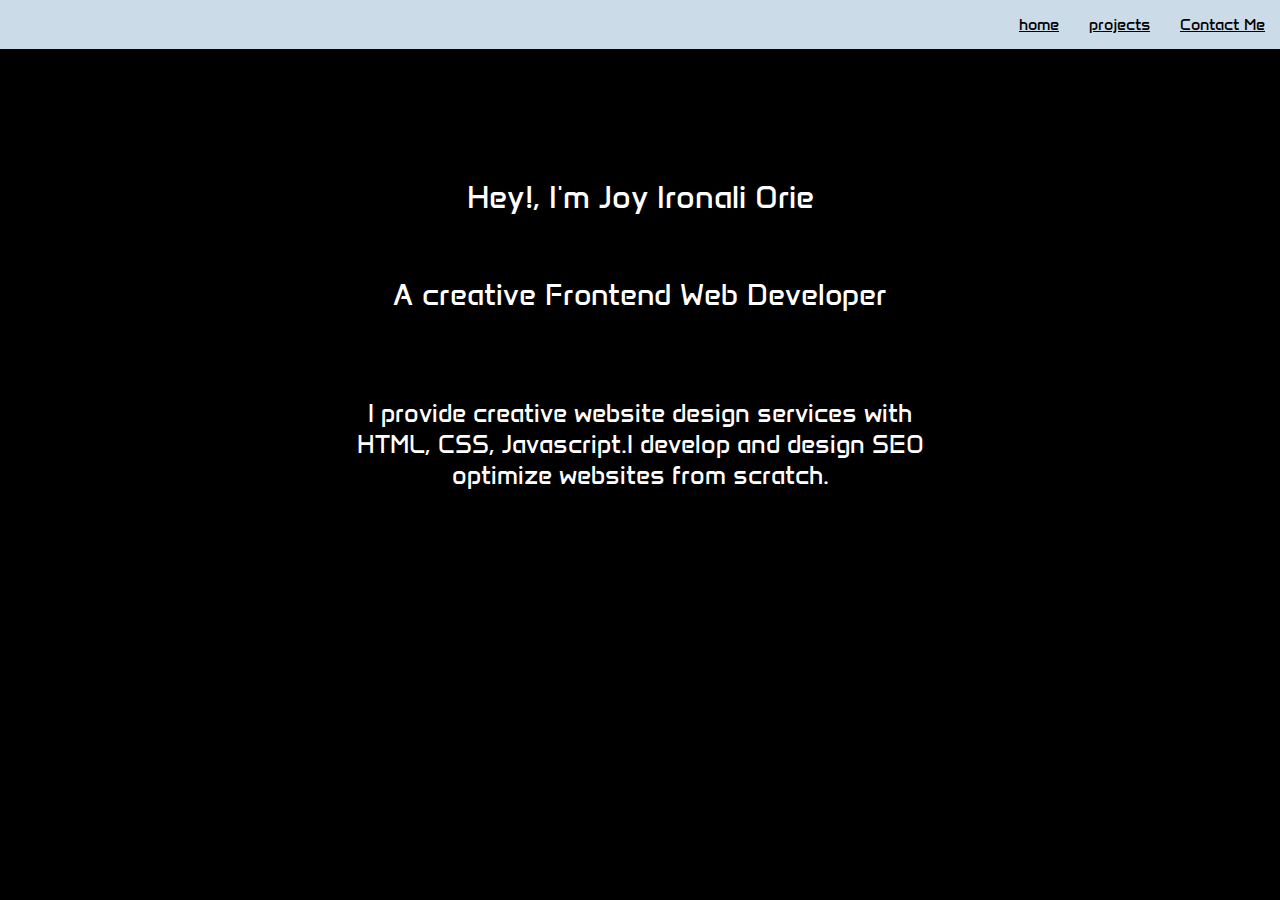
<file: index.html>
<!DOCTYPE html>
<html lang="en">
<head>
    <meta charset="UTF-8">
    <meta name="viewport" content="width=device-width, initial-scale=1.0">
    <title>myPortfolio</title>
    <link rel="stylesheet" href="CSS/myPortfolio.css">
    <link rel="stylesheet" href="https://cdnjs.cloudflare.com/ajax/libs/animate.css/4.1.1/animate.min.css"/>
    <link rel="preconnect" href="https://fonts.googleapis.com">
<link rel="preconnect" href="https://fonts.gstatic.com" crossorigin>
<link href="https://fonts.googleapis.com/css2?family=Anta&family=Kumbh+Sans&family=Poppins:ital,wght@0,100;0,200;0,300;0,400;0,500;0,600;0,700;0,800;0,900;1,100;1,200;1,300;1,400;1,500;1,600;1,700;1,800;1,900&family=Roboto+Condensed:ital,wght@0,100..900;1,100..900&display=swap" rel="stylesheet">
</head>
<body>
    <div class="header">
        <div class="navlinks">
            <ul>
                <li><a href="https://devjoy-tech.github.io/myportfolio/">home</a></li>
                <li><a href="projects/project.html">projects</a></li>
                <li><a href="contactme.html">Contact Me</a></li>
            </ul>
        </div>
    </div>
    <div class="About-Me">
        <div class="container">
            <div class="text">
                <h1>Hey!, I'm Joy Ironali Orie</h1>
                <h3>A creative Frontend Web Developer</h3>
                <p>I provide creative website design services with HTML, CSS, Javascript.I develop and design SEO optimize websites from scratch.</p>
            </div>
        </div>
    </div>
   
    
   
</body>
</html>
</file>
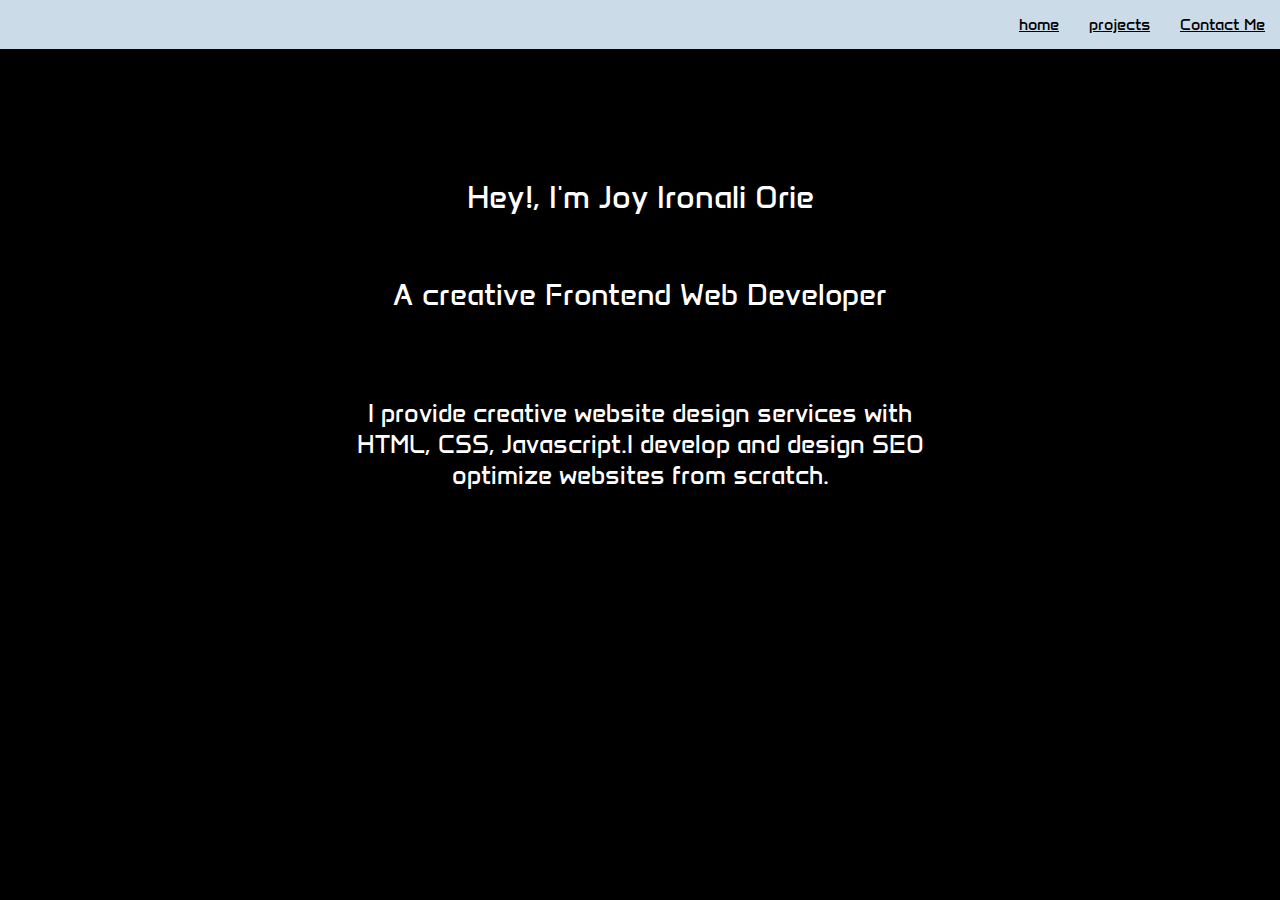
<file: myportfolio.html>
<!DOCTYPE html>
<html lang="en">
<head>
    <meta charset="UTF-8">
    <meta name="viewport" content="width=device-width, initial-scale=1.0">
    <title>myPortfolio</title>
    <link rel="stylesheet" href="CSS/myPortfolio.css">
    <link rel="stylesheet" href="https://cdnjs.cloudflare.com/ajax/libs/animate.css/4.1.1/animate.min.css"/>
    <link rel="preconnect" href="https://fonts.googleapis.com">
<link rel="preconnect" href="https://fonts.gstatic.com" crossorigin>
<link href="https://fonts.googleapis.com/css2?family=Anta&family=Kumbh+Sans&family=Poppins:ital,wght@0,100;0,200;0,300;0,400;0,500;0,600;0,700;0,800;0,900;1,100;1,200;1,300;1,400;1,500;1,600;1,700;1,800;1,900&family=Roboto+Condensed:ital,wght@0,100..900;1,100..900&display=swap" rel="stylesheet">
</head>
<body>
    <div class="header">
        <div class="navlinks">
            <ul>
                <li><a href="myPortfolio.html">home</a></li>
                <li><a href="projects/project.html">projects</a></li>
                <li><a href="ContactMe.html">Contact Me</a></li>
            </ul>
        </div>
    </div>
    <div class="About-Me">
        <div class="container">
            <div class="text">
                <h1>Hey!, I'm Joy Ironali Orie</h1>
                <h3>A creative Frontend Web Developer</h3>
                <p>I provide creative website design services with HTML, CSS, Javascript.I develop and design SEO optimize websites from scratch.</p>
            </div>
        </div>
    </div>
   
    
   
</body>
</html>
</file>
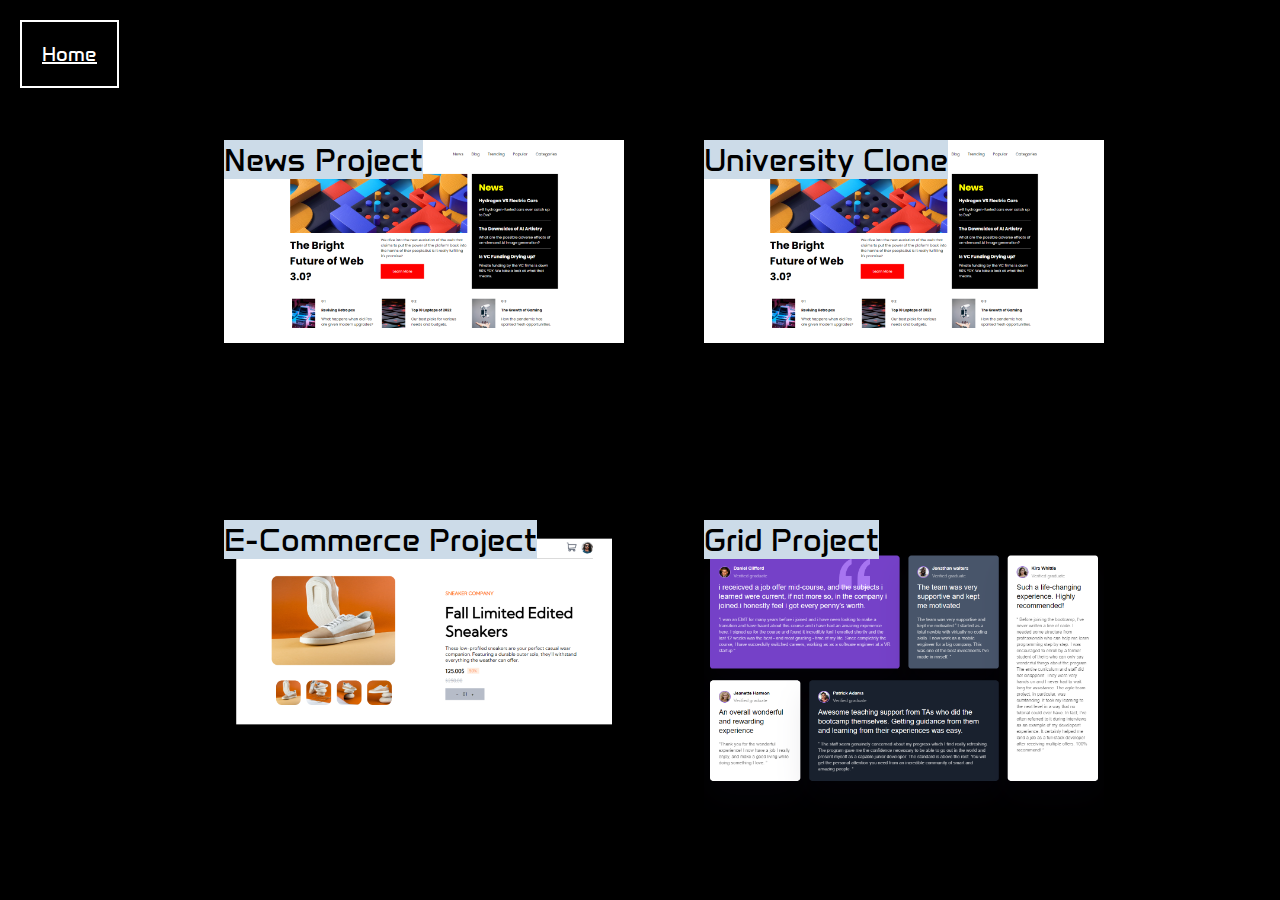
<file: projects/project.html>
<!DOCTYPE html>
<html lang="en">
<head>
    <meta charset="UTF-8">
    <meta name="viewport" content="width=device-width, initial-scale=1.0">
    <title>My Projects</title>
    <link rel="stylesheet" href="projects.css">
    <link rel="stylesheet" href="https://cdnjs.cloudflare.com/ajax/libs/animate.css/4.1.1/animate.min.css"/>
    <link rel="preconnect" href="https://fonts.googleapis.com">
<link rel="preconnect" href="https://fonts.gstatic.com" crossorigin>
<link href="https://fonts.googleapis.com/css2?family=Anta&family=Kumbh+Sans&family=Poppins:ital,wght@0,100;0,200;0,300;0,400;0,500;0,600;0,700;0,800;0,900;1,100;1,200;1,300;1,400;1,500;1,600;1,700;1,800;1,900&family=Roboto+Condensed:ital,wght@0,100..900;1,100..900&display=swap" rel="stylesheet">
</head>
<body>
    <button><a href="https://devjoy-tech.github.io/myportfolio/">Home</a></button>
    <div class="container">
        <div class="grid-container">
            <div class="grid-item"><a href="https://devjoy-tech.github.io/news-website/"><h1>News Project</h1><img src="images/screencapture-devjoy-tech-github-io-news-website-2024-02-26-14_22_06.png" class="ima_ges"></a></div>
            <div class="grid-item"><a href="https://devjoy-tech.github.io/university-project/"><h1>University Clone</h1><img src="images/screencapture-devjoy-tech-github-io-news-website-2024-02-26-14_22_06.png" class="ima_ges"></a></div>
            <div class="grid-item"><a href="https://devjoy-tech.github.io/e-commerce-website"><h1>E-Commerce Project</h1><img src="images/screencapture-devjoy-tech-github-io-e-commerce-website-2024-02-26-14_19_14.png" class="ima_ges"></a></div>
            <div class="grid-item"><a href="https://devjoy-tech.github.io/grid-project/"><h1>Grid Project</h1><img src="images/screencapture-devjoy-tech-github-io-grid-project-2024-02-26-14_17_29.png" class="ima_ges"></a></div>
        </div>
    </div>
</body>
</html>
</file>
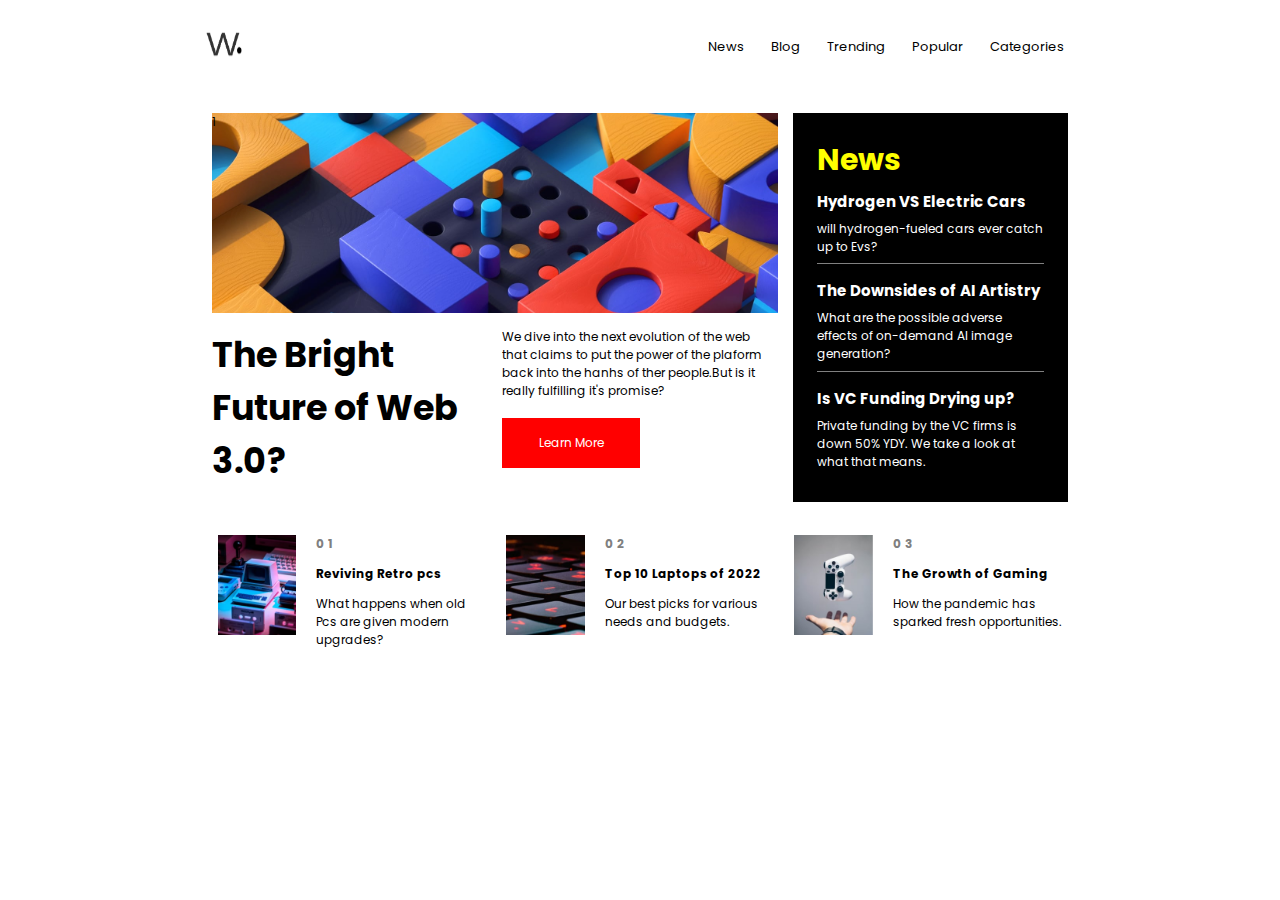
<file: projects/another project/news.html>
<!DOCTYPE html>
<html lang="en">
<head>
    <meta charset="UTF-8">
    <meta http-equiv="X-UA-Compatible" content="IE=edge">
    <meta name="viewport" content="width=device-width, initial-scale=1.0">
    <title>news</title>
    <link rel="preconnect" href="https://fonts.gstatic.com" crossorigin><link href="https://fonts.googleapis.com/css2?family=Poppins:wght@100;300;400;600;700&display=swap" rel="stylesheet">
    <link rel="stylesheet" href="news.css">
</head>
<body>
    <section class="container">
        <div class="header">
            <nav>
                <a href="news.html"><img src="images/2kRYJn-LogoMakr (1).png" class="logo" ></a>
                <div class="nav-links">
                    <ul>
                        <li><a href="">News</a></li>
                        <li><a href="">Blog</a></li>
                        <li><a href="">Trending</a></li>
                        <li><a href="">Popular</a></li>
                        <li><a href="">Categories</a></li>
                    </ul>
                </div>
            </nav>
            <!---------grid-container--------->
            
            <section class="grid-container">
                <div class="grid-item">1</div>
                <div class="grid-item">
                    <h1 class="heading-color">News</h1>
                    <h3>Hydrogen VS Electric Cars</h3>
                    <p class="text2">will hydrogen-fueled cars ever catch up to Evs?</p>
                    <h3 class="sub-heading">The Downsides of AI Artistry</h3>
                    <p class="text2">What are the possible adverse effects of on-demand AI image generation?</p>
                    <h3 class="sub-heading">Is VC Funding Drying up?</h3>
                    <p>Private funding by the VC firms is down 50% YDY. We take a look at what that means.</p>
                </div>
                <div class="grid-item">The Bright Future of Web 3.0?</div>
                <div class="grid-item">
                    <p>We dive into the next evolution of the web that claims to put the power of the plaform back into the hanhs of ther people.But is it really fulfilling it's promise?</p>
                    <button>Learn More</button>
                </div>
            </section> 
    </section>           
    <!-----------sub-grid-container--------->    
    <section class="sub-container">
        <div class="sub-grid-container">
            <div class="sub-grid-item">
                <div class="flex-item">
                    <img src="images/image-retro-pcs.jpg" class="flex-image">
                    <div>
                        <h1 class="heading">0 1</h1>
                        <h1 class="heading1">Reviving Retro pcs</h1>
                        <p class="text">What happens when old Pcs are given modern upgrades?</p>
                    </div>
                </div>
            </div>
            <div class="sub-grid-item">
                <div class="flex-item">
                    <img src="images/image-top-laptops.jpg" class="flex-image">
                    <div>
                        <h1 class="heading">0 2</h1>
                        <h1 class="heading1">Top 10 Laptops of 2022</h1>
                        <p class="text">Our best picks for various needs and budgets.</p>
                    </div>
                </div>
            </div>
            <div class="sub-grid-item">
                <div class="flex-item">
                    <img src="images/image-gaming-growth.jpg" class="flex-image">
                    <div>
                        <h1 class="heading">0 3</h1>
                        <h1 class="heading1">The Growth of Gaming</h1>
                        <p class="text">How the pandemic has sparked fresh opportunities.</p>
                    </div>
                </div>
            </div>
        </div>  
    </section>
</body>
</html>
</file>
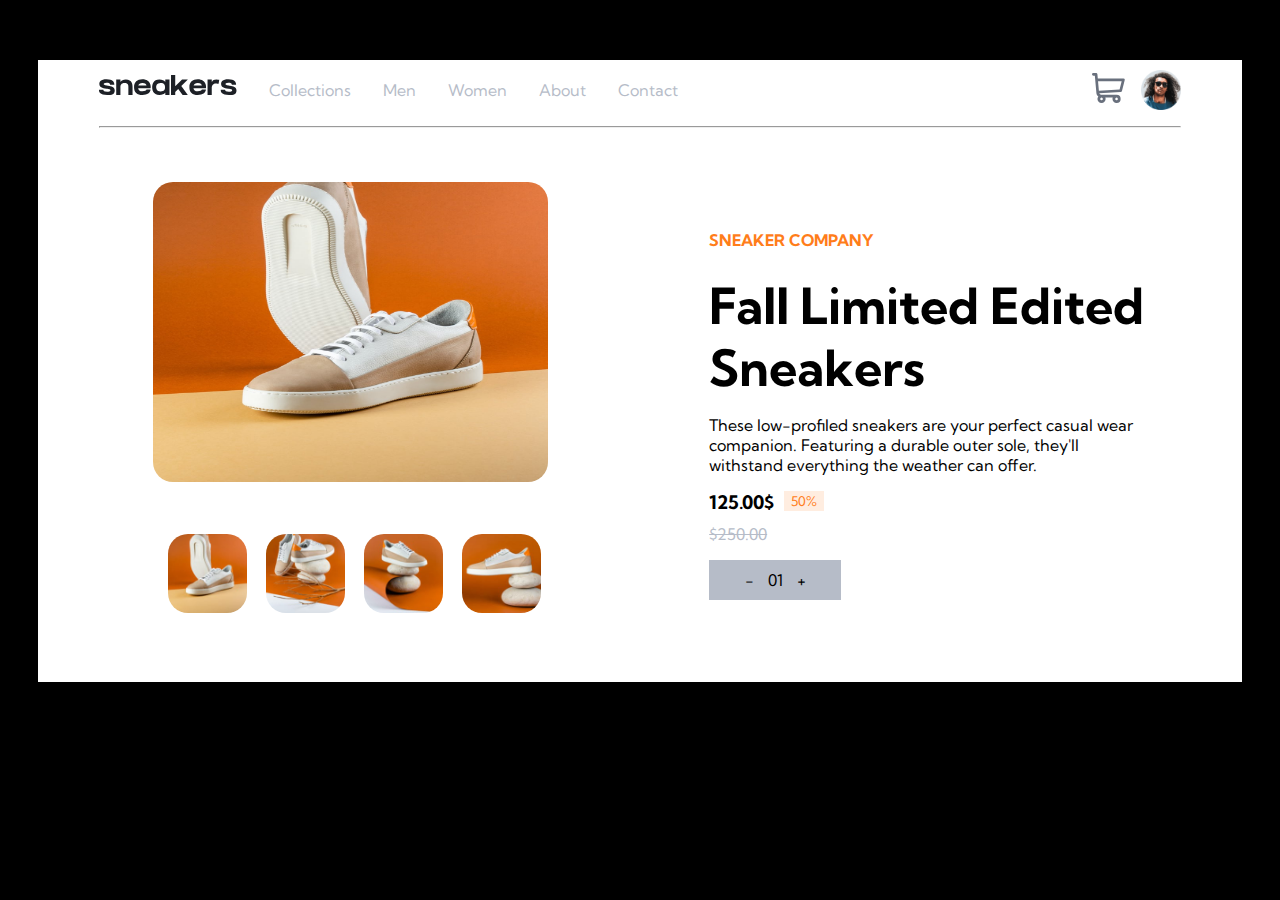
<file: projects/ecommerce project/ecommerce.html>
<!DOCTYPE html>
<html lang="en">
<head>
    <meta charset="UTF-8">
    <meta name="viewport" content="width=device-width, initial-scale=1.0">
    <title>e-commerce website</title>
    <link rel="stylesheet" href="ecommerce.css">
    <link rel="preconnect" href="https://fonts.googleapis.com">
<link rel="preconnect" href="https://fonts.gstatic.com" crossorigin>
<link href="https://fonts.googleapis.com/css2?family=Kumbh+Sans&display=swap" rel="stylesheet">
<link rel="stylesheet" href="https://cdnjs.cloudflare.com/ajax/libs/animate.css/4.1.1/animate.min.css">
</head>
<body>
    <section class="container">
        <div class="con">
            <div class="nav-bar">
                <ul>
                    <img src="images/logo.svg" class="logo">
                    <li class="flex-start">Collections</li>
                    <li class="flex-start">Men</li>
                    <li class="flex-start">Women</li>
                    <li class="flex-start">About</li>
                    <li class="flex-start">Contact</li>
                    <img src="images/icon-cart.svg" class="images">
                    <img src="images/image-avatar.png" class="img">
                </ul>
                <hr>
            </div>
            <div class="grid-container">
                <div class="grid-item">
                    <img src="images/image-product-1.jpg" class="imgs">
                    <div class="flex-item">
                        <img src="images/image-product-1-thumbnail.jpg" class="flex-imgs">
                        <img src="images/image-product-2-thumbnail.jpg" class="flex-imgs">
                        <img src="images/image-product-3-thumbnail.jpg" class="flex-imgs">
                        <img src="images/image-product-4-thumbnail.jpg" class="flex-imgs">
                    </div>

                </div>
                <div class="grid-item">
                    <h4><span style="color: hsl(26, 100%, 55%)">SNEAKER COMPANY</span></h4>
                    <h1>Fall Limited Edited Sneakers</h1>
                    <p class="text">These low-profiled sneakers are your perfect casual wear companion. 
                        Featuring a durable outer sole, they'll withstand everything the weather can offer.
                    </p>
                    <div class="flex-content">
                        <h3>125.00$</h3>
                        <button><span style="color:hsl(26, 100%, 55%) ">50%</span></button>
                    </div>
                    <p class="hr">$250.00</p>
                    <div class="wrapper">
                        <span class="minus" class="wrap_per">-</span>
                        <span class="num" class="wrap_per">01</span>
                        <span class="plus" class="wrap_per">+</span>
                    </div>
                </div>
            </div>

        
        </div>
    </section>
    <script>
        const plus = document.querySelector('.plus');
        const minus = document.querySelector('.minus');
        const num = document.querySelector('.num');
        let a = 1;
        plus.addEventListener('click', ()=>{
            a++;
            a = (a < 10) ? '0' + a : a;
            num.innerText = a;
        });
        minus.addEventListener('click', ()=>{
            if(a > 1){
                a--;
                a = (a < 10) ? '0' + a : a;
                num.innerText = a;
            }
        }); 
        
    </script>
</body>
</html>
</file>
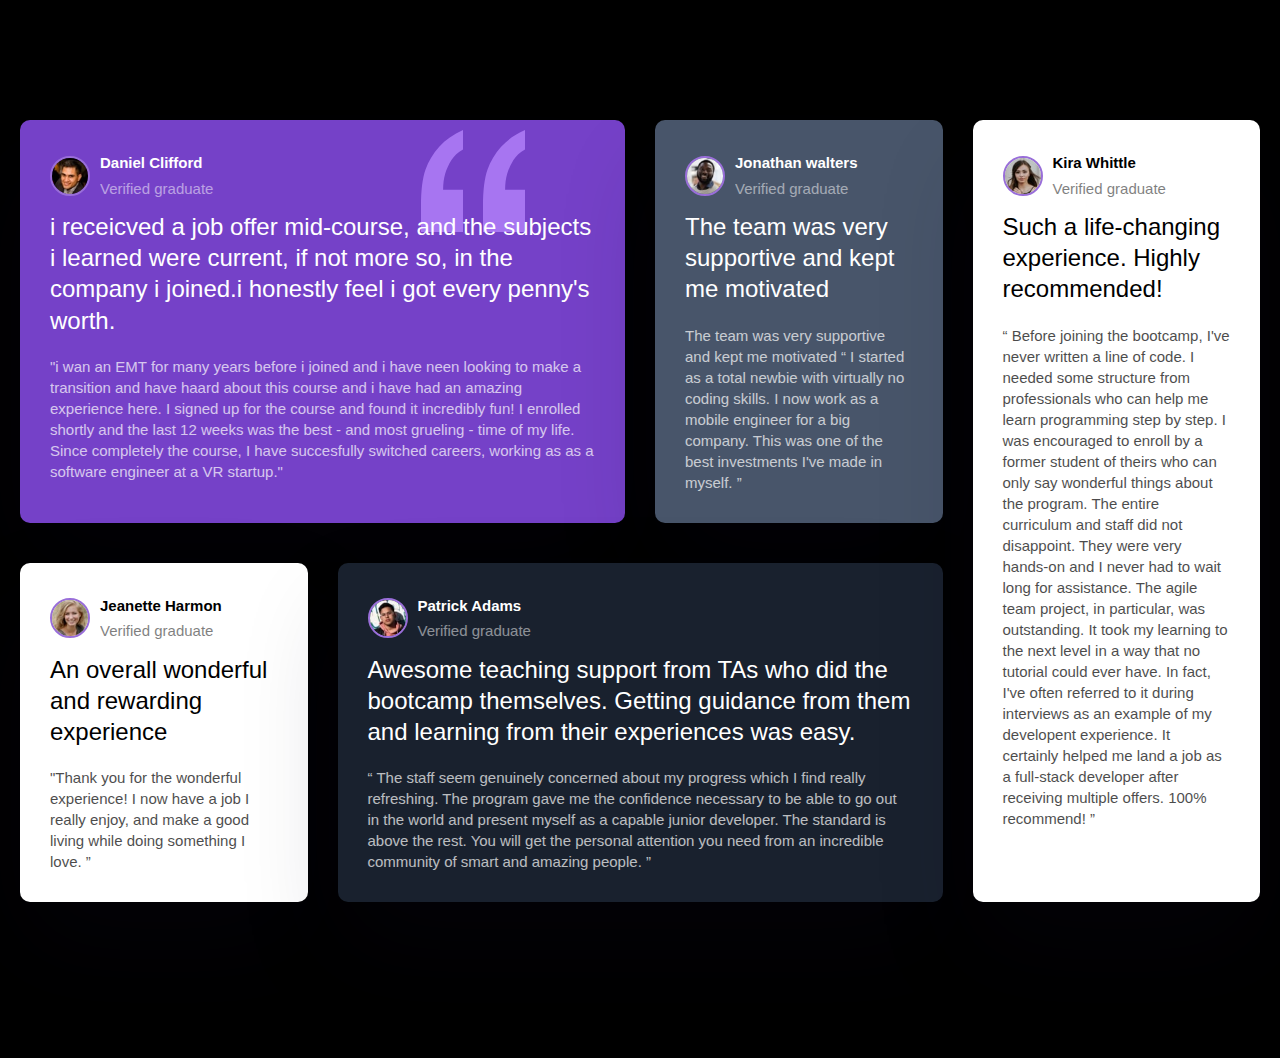
<file: projects/grid/project.html>
<!DOCTYPE html>
<html lang="en">
<head>
    <meta charset="UTF-8">
    <meta http-equiv="X-UA-Compatible" content="IE=edge">
    <meta name="viewport" content="width=device-width, initial-scale=1.0">
    <title>testimonials</title>
    <link rel="stylesheet" href="project.css">
</head>
<body>
    <div class="testimonial">
        <div class="card card--bg-purple">
            <header class="card__header">
                <img src="images/image-daniel.jpg" class="card__img" alt="">
                <div>
                    <h3>Daniel Clifford</h3>
                    <p>Verified graduate</p>
                </div>
            </header>
            <p class="card__lead">
                i receicved a job offer mid-course, and the 
                subjects i learned were current, if not more so,
                in the company i joined.i honestly feel i got 
                every penny's worth.
            </p>
            <p class="card__quote">
                "i wan an EMT for many years before i joined
                and i have neen looking to make a transition 
                and have haard about this course and i have 
                had an amazing experience here. I signed up
                for the course and found it incredibly fun! 
                I enrolled shortly and the last 12 weeks was
                the best - and most grueling - time of my life.
                Since completely the course, I have succesfully
                switched careers, working as as a software 
                engineer at a VR startup."
            </p>
        </div>
            <div class="card card--bg-gray-blue">
                <header class="card__header">
                    <img src="images/image-jonathan.jpg" class="card__img" alt="">
                    <div>
                        <h3>Jonathan walters</h3>
                        <p>Verified graduate</p>
                    </div>
                </header>
                <p class="card__lead">
                    The team was very supportive and kept me motivated
                </p>
                <p class="card__quote">
                    The team was very supportive and kept me motivated
                     “ I started as a total newbie with virtually no 
                     coding skills. I now work as a mobile engineer for a 
                     big company.
                     This was one of the best investments I've made in myself. ”
                </p>
            </div>
            <div class="card">
                <header class="card__header">
                    <img src="images/image-jeanette.jpg" class="card__img" alt="">
                    <div>
                        <h3>Jeanette Harmon</h3>
                        <p>Verified graduate</p>
                    </div>
                </header>
                <p class="card__lead">
                    An overall wonderful and rewarding experience
                </p>
                <p class="card__quote">
                    "Thank you for the wonderful experience! I now 
                    have a job I really enjoy, and make a good living
                     while doing something I love. ”
                </p>
            </div>
            <div class="card card--bg-black-blue">
                <header class="card__header">
                    <img src="images/image-patrick.jpg" class="card__img" alt="">
                    <div>
                        <h3>Patrick Adams</h3>
                        <p>Verified graduate</p>
                    </div>
                </header>
                <p class="card__lead">
                    Awesome teaching support from TAs who did the
                    bootcamp themselves. Getting guidance from them
                    and learning from their experiences was easy. 
                </p>
                <p class="card__quote">
                    “ The staff seem genuinely concerned about my 
                    progress which I find really refreshing. The 
                    program gave me the confidence necessary to be
                    able to go out in the world and present myself
                    as a capable junior developer. The standard is
                    above the rest. You will get the personal 
                    attention you need from an incredible community 
                    of smart and amazing people. ”
                </p>
            </div>
            <div class="card">
                <header class="card__header">
                    <img src="images/image-kira.jpg" class="card__img" alt="">
                    <div>
                        <h3>Kira Whittle</h3>
                        <p>Verified graduate</p>
                    </div>
                </header>
                <p class="card__lead">
                    Such a life-changing experience. Highly recommended!   
                </p>
                <p class="card__quote">
                    “ Before joining the bootcamp, I've never written
                    a line of code. I needed some structure from professionals
                    who can help me learn programming step by step. I
                    was encouraged to enroll by a former student of theirs
                    who can only say wonderful things about the program. 
                    The entire curriculum and staff did not disappoint. They 
                    were very hands-on and I never had to wait long for
                    assistance. The agile team project, in particular, was
                    outstanding. It took my learning to the next level in 
                    a way that no tutorial could ever have. In fact, I've
                    often referred to it during interviews as an example of
                    my developent experience. It certainly helped me land
                    a job as a full-stack developer after receiving multiple 
                    offers. 100% recommend! ” 
                </p>
            </div>
    </div>

    <footer>
        <h3>Project from <a href=""></a></h3>
    </footer>

</body>
</html>
</file>
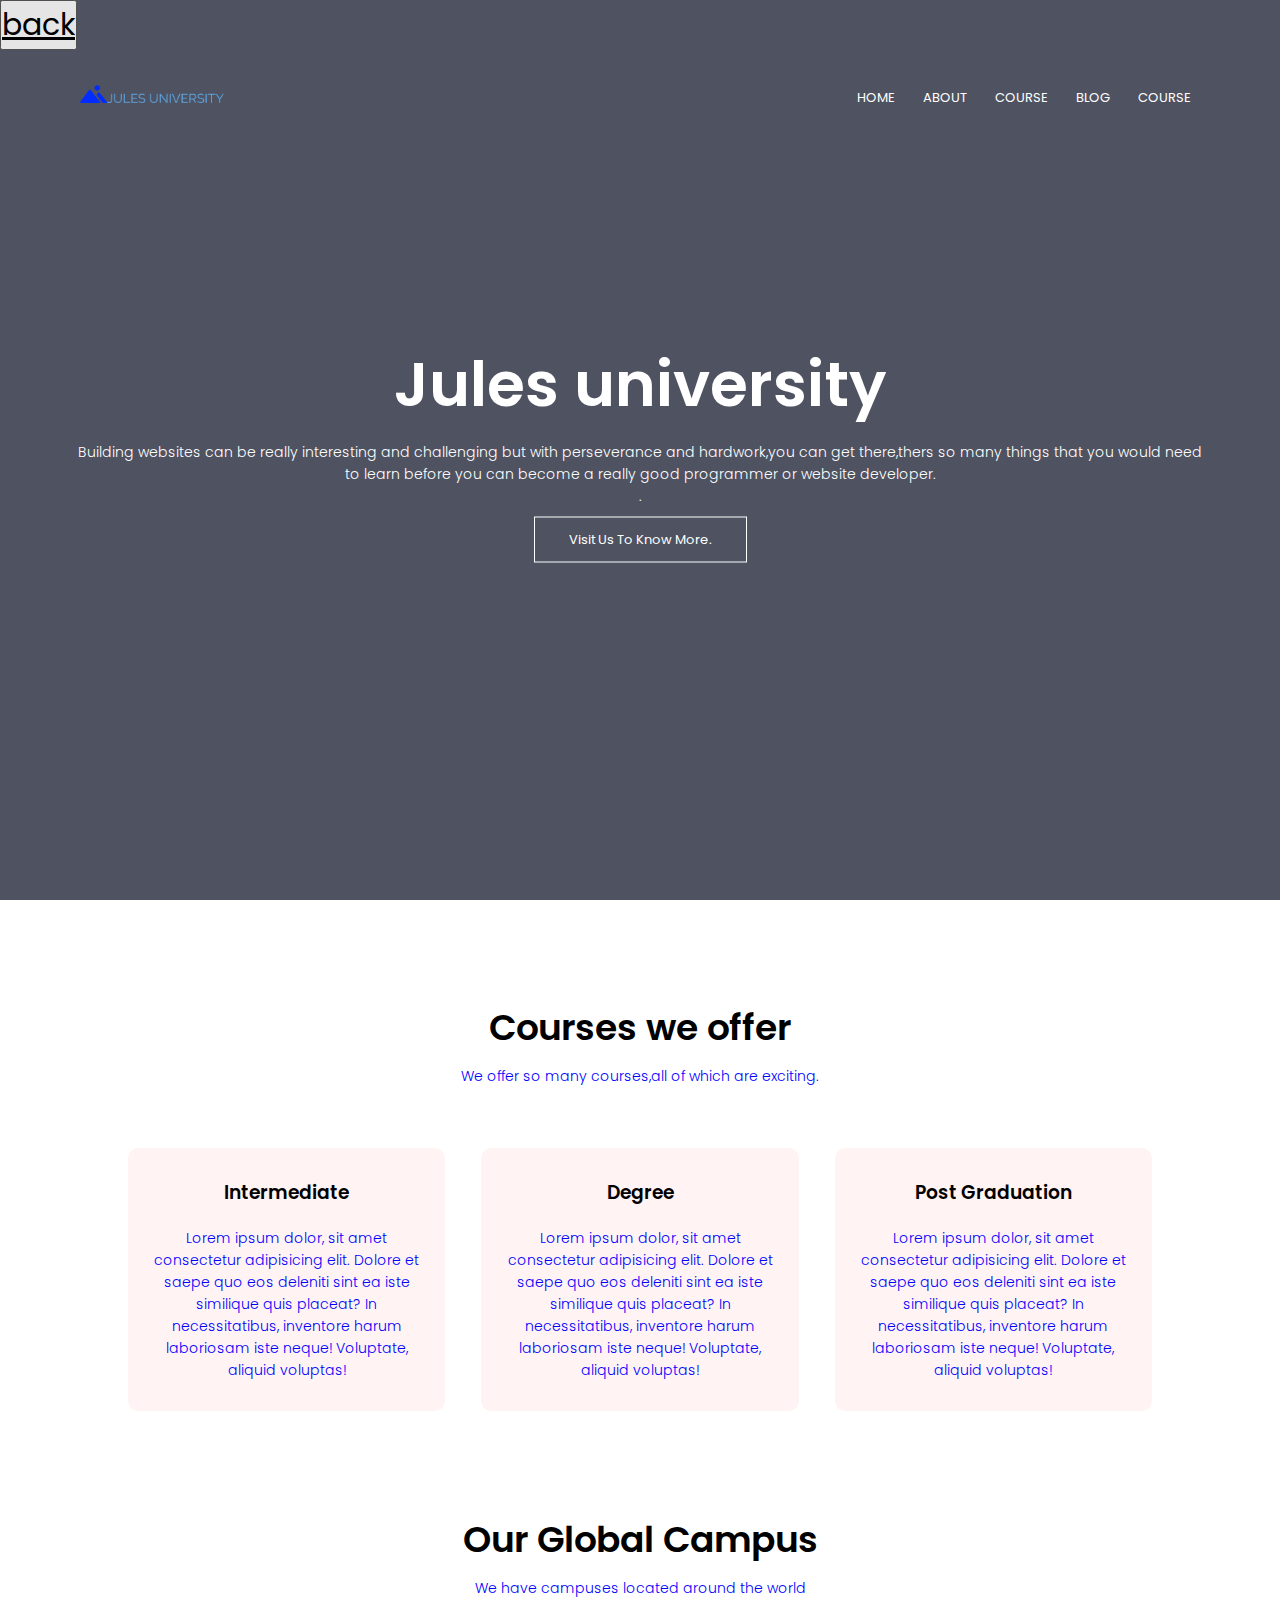
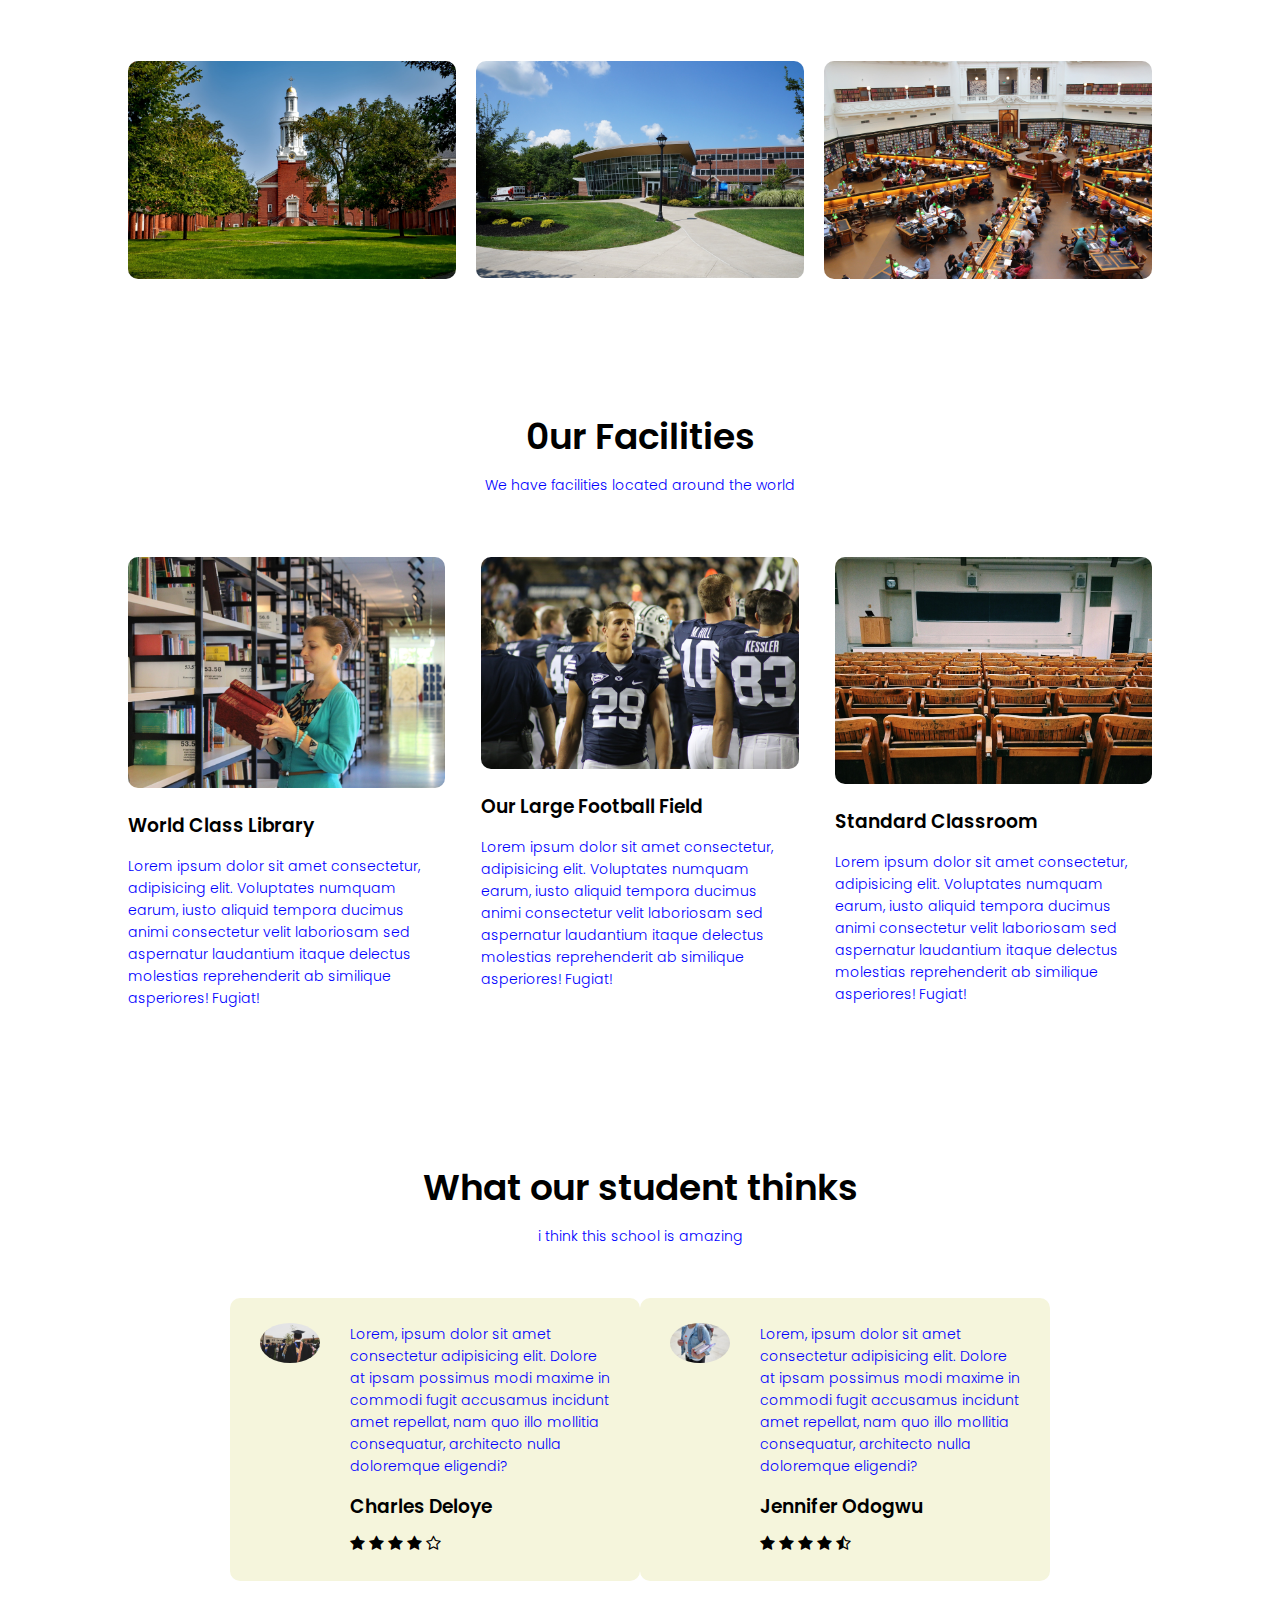
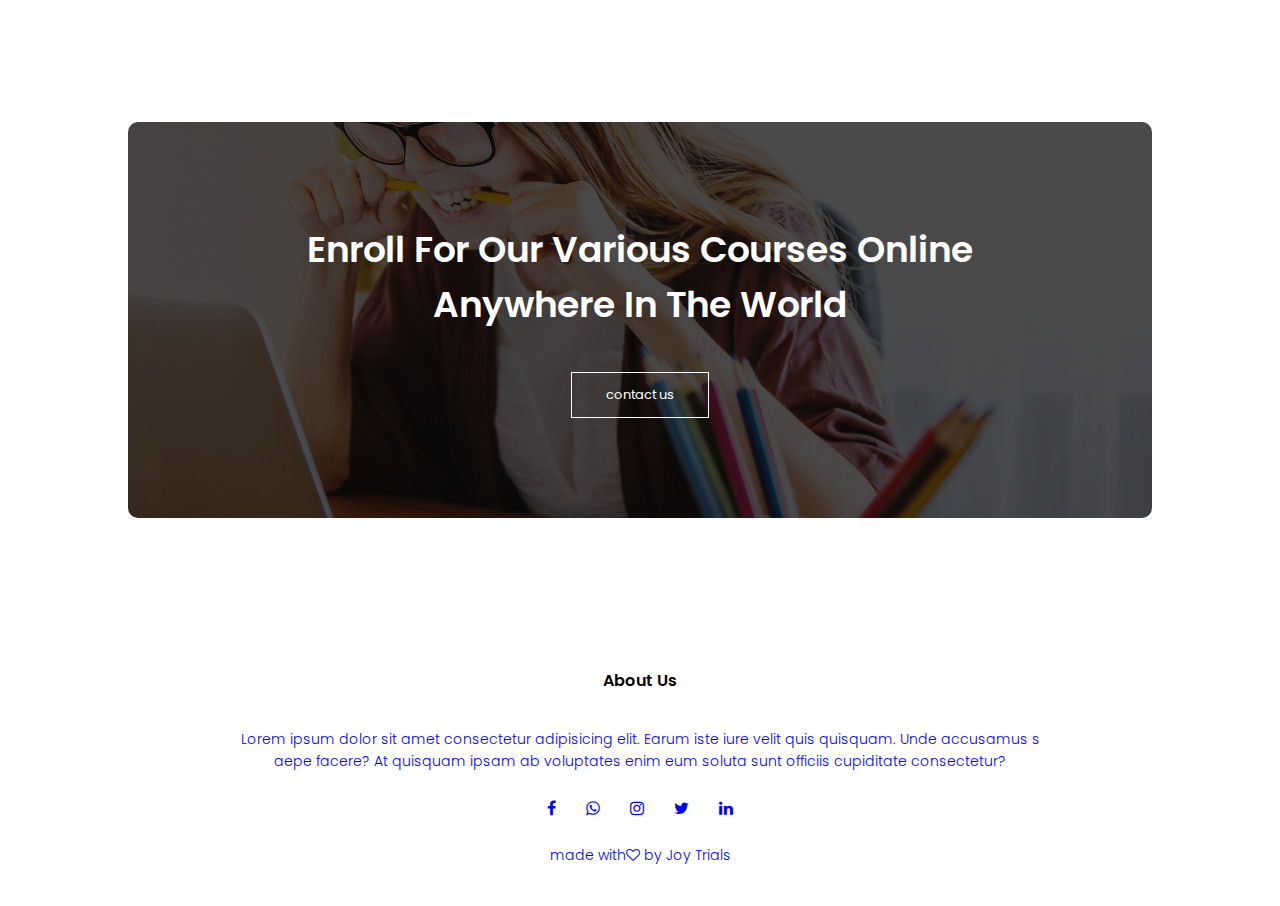
<file: projects/university project/joy.html>
<!DOCTYPE html>
<html lang="en">
<head>
    <meta charset="UTF-8">
    <meta http-equiv="X-UA-Compatible" content="IE=edge">
    <meta name="viewport" content="width=device-width, initial-scale=1.0">
    <title>Document</title>
    <link rel="stylesheet" href="joy.css">
    <link rel="preconnect" href="https://fonts.googleapis.com">
<link rel="preconnect" href="https://fonts.gstatic.com" crossorigin><link href="https://fonts.googleapis.com/css2?family=Poppins:wght@100;300;400;600;700&display=swap" rel="stylesheet">
<link rel="stylesheet" href="https://stackpath.bootstrapcdn.com/font-awesome/4.7.0/css/font-awesome.min.css">
</head>
<body>
    <section class="header">
        <button><a href="/myPortfolio/projects/project.html">back</a></button>
        <nav>
            <a href="joy.html"><img src="images/jules university.png"></a>
            <div class="nav-links" id="navLinks">
                <i class="fa fa-times" onclick="hideMenu()"></i> 
               
                <ul>
                    <li><a href="">HOME</a></li>
                    <li><a href="">ABOUT</a></li>
                    <li><a href="">COURSE</a></li>
                    <li><a href="">BLOG</a></li>
                    <li><a href="">COURSE</a></li>
                </ul>
            </div>
            <i class="fa fa-bars" onclick="showmenu()"></i>
        </nav>
<div class="text-box">
    <h1>Jules university</h1>
    <p>Building websites can be really interesting and challenging but with perseverance and hardwork,you can get there,thers so many things that you would need to learn before you can become a really good programmer or website developer.<br>.</p>
    <a href="": class="hero-btn">Visit Us To Know More.</a>
</div>       
        
    </section>
<!--------------course------------------------>
<section class="course">
    <h1>Courses we offer</h1>
    <p>We offer so many courses,all of which are exciting.</p>
    
    <div class="row">
        <div class="course-col">
            <h3>Intermediate</h3>
            <p>Lorem ipsum dolor, sit amet consectetur adipisicing elit. Dolore et saepe quo eos deleniti sint ea iste similique quis placeat? In necessitatibus, inventore harum laboriosam iste neque! Voluptate, aliquid voluptas!</p>
        </div>

        <div class="course-col">
            <h3>Degree</h3>
            <p>Lorem ipsum dolor, sit amet consectetur adipisicing elit. Dolore et saepe quo eos deleniti sint ea iste similique quis placeat? In necessitatibus, inventore harum laboriosam iste neque! Voluptate, aliquid voluptas!</p>
        </div>            

        <div class="course-col">
            <h3>Post Graduation</h3>
            <p>Lorem ipsum dolor, sit amet consectetur adipisicing elit. Dolore et saepe quo eos deleniti sint ea iste similique quis placeat? In necessitatibus, inventore harum laboriosam iste neque! Voluptate, aliquid voluptas!</p>
        </div>                                
        </div>
    </div>



</section>

<!------------------campus----------------->

<section class="campus">
    <h1>Our Global Campus</h1>
    <p>We have campuses located around the world</p>

    <div class="row">
        <div class="campus-col">
            <img src="images/yale-university-g6eb1a89ad_1920.jpg">
            <div class="layer">
                <h3>London</h3>
            </div>
        </div>
        <div class="campus-col">
            <img src="images/mauritius.jpg">
            <div class="layer">
                <h3>Mauritius</h3>
            </div>
        </div>
        <div class="campus-col">
            <img src="images/seychelles campus.jpg">
            <div class="layer">
                <h3>Seychelles</h3>
            </div>
        </div>
    </div>
</section>
<!-------------------facilities------------->
<section class="facilities">
    <h1>0ur Facilities</h1>
    <p>We have facilities located around the world</p>

    <div class="row">
        <div class="facilities-col">
            <img src="images/library lady.jpg">
            <h3>World Class Library</h3>
            <p>Lorem ipsum dolor sit amet consectetur, adipisicing elit. Voluptates numquam earum, iusto aliquid tempora ducimus animi consectetur velit laboriosam sed aspernatur laudantium itaque delectus molestias reprehenderit ab similique asperiores! Fugiat!</p>
        </div>
        <div class="facilities-col">
            <img src="images/football.jpg">
            <h3>Our Large Football Field</h3>
            <p>Lorem ipsum dolor sit amet consectetur, adipisicing elit. Voluptates numquam earum, iusto aliquid tempora ducimus animi consectetur velit laboriosam sed aspernatur laudantium itaque delectus molestias reprehenderit ab similique asperiores! Fugiat!</p>
        </div>
        <div class="facilities-col">
            <img src="images/classroom-gef35dd5c0_1920.jpg">
            <h3>Standard Classroom</h3>
            <p>Lorem ipsum dolor sit amet consectetur, adipisicing elit. Voluptates numquam earum, iusto aliquid tempora ducimus animi consectetur velit laboriosam sed aspernatur laudantium itaque delectus molestias reprehenderit ab similique asperiores! Fugiat!</p>
        </div>
    </div>



    <!--t------------------------testimonials-------->
    <section class="testimonials">
        <h1>What our student thinks</h1>
        <p>i think this school is amazing</p>
        <div class="row">
            <div class="testimonial-col">
                <img src="images/charles-deloye-2RouMSg9Rnw-unsplash.jpg">
                <div>
                    <p>Lorem, ipsum dolor sit amet consectetur adipisicing elit. Dolore at ipsam possimus modi maxime in commodi fugit accusamus incidunt amet repellat, nam quo illo mollitia consequatur, architecto nulla doloremque eligendi?</p>
                    <h3>Charles Deloye</h3>
                    <i class="fa fa-star"></i>
                    <i class="fa fa-star"></i>
                    <i class="fa fa-star"></i>
                    <i class="fa fa-star"></i>
                    <i class="fa fa-star-o"></i>
                </div>
            </div>
            <div class="testimonial-col">
                <img src="images/testimonial girl.jpg">
                <div>
                    <p>Lorem, ipsum dolor sit amet consectetur adipisicing elit. Dolore at ipsam possimus modi maxime in commodi fugit accusamus incidunt amet repellat, nam quo illo mollitia consequatur, architecto nulla doloremque eligendi?</p>
                    <h3>Jennifer Odogwu</h3>
                    <i class="fa fa-star"></i>
                    <i class="fa fa-star"></i>
                    <i class="fa fa-star"></i>
                    <i class="fa fa-star"></i>
                    <i class="fa fa-star-half-o"></i>
                </div>
            </div>
        </div>

 
    </section>
    <!------------------call to action---------->
    <section class="cta">
        <h1>Enroll For Our Various Courses Online <br>Anywhere In The World</h1>
        <a href="" class="hero-btn">contact us</a>
    </section>

    <!----------------------------footer-------------->
    <section class="footer">
        <h4>About Us</h4>
        <p>Lorem ipsum dolor sit amet consectetur adipisicing elit. Earum iste iure velit quis quisquam. Unde accusamus s<br>aepe facere? At quisquam ipsam ab voluptates enim eum soluta sunt officiis cupiditate consectetur?</p>
        <div class="icons">
            <i class="fa fa-facebook"></i>
            <i class="fa fa-whatsapp"></i>
            <i class="fa fa-instagram"></i>
            <i class="fa fa-twitter"></i>
            <i class="fa fa-linkedin"></i>
        </div>
        <p>made with<i class="fa fa-heart-o"></i> by Joy Trials</p>
    </section>
        







</section>



















<!-----javascript for toggle menu---       --->
<script>
    var navLinks= document.getElementById("navLinks");
 
    function showmenu(){
        navLinks.style.right="0"
    }
    function hideMenu(){
        navLinks.style.right="-200px"
    }
</script>    
    
</body>
</html>
</file>
<file: CSS/myPortfolio.css>
*{
    margin: 0;
    padding: 0;
    box-sizing: border-box;
    cursor: pointer;
    font-family: "Anta", sans-serif;
    font-weight: 400;
    font-style: normal;
}

body{
    background-color: #000;
    color: #fff;
}
.navlinks{
    background-color: #fff;
    color: #000;
}
.navlinks:hover{
    background-color: rgba(204, 219, 232, 1);
}

ul{
    display: flex;
    justify-content: end;
}

li{
    font-size: 16px;
    list-style: none;
    padding: 15px;
}
a{
    color: #000;
}

li:hover{
    animation-name: rubberBand;
    animation-duration: 3s;
    box-shadow:  0 0 10px rgba(0, 0, 0, 1)
}

.container{
    width: 50%;
    margin: auto;
    margin-top: 10%;
    text-align: center;
}

.container:hover{
    border-radius: 30px;
    animation-name: pulse;
    animation-duration: 5s;
    
}

h3{
    font-size: 30px;
    padding: 2em;
}

p{
    padding: 1em;
    font-size: 25px;
}

.i_mg{
    width: 50%;
    margin: auto;
}

@media (max-width: 768px){
    body{
        background-color: #000;
        cursor: pointer;
    }

    .navlinks{
        background-color: rgba(204, 219, 232, 1);
        color: #000;
    }
    
    ul{
        display: flex;
        justify-content: center;
        margin: 2em;
    }
    
    li{
        list-style: none;
        padding: 5px;;
    }
    li:hover{
        animation-name: rubberBand;
        animation-duration: 3s;
        box-shadow:  0 0 10px rgba(0, 0, 0, 1)
    }
    .container{
        width: 100%;
        margin: auto;
        margin-top: 15%;
        text-align: center;
        position: absolute;
        top: 50% translateY(-50%);
    }
    .container:hover{
        border-radius: 0;
        animation-name: rubberBand;
        animation-duration: 2s;
        box-shadow: 0;
    }
}
</file>
<file: projects/projects.css>
*{
    margin: 0;
    padding: 0;
    box-sizing: border-box;
    font-family: "Anta", sans-serif;
    font-weight: 400;
    font-style: normal;
}

body{
    background-color: #000;
}
button {
    font-weight: bold;
    font-size: 20px;
    width: auto;
    padding: 1em;
    margin: 1em;
    background-color: #000;
    border: 2px solid #fff;
}
button:hover{
    animation-name: rubberBand;
    animation-duration: 3s;
    box-shadow:  0 0 10px rgba(0, 0, 0, 1)
}
a{
    color: #fff;
    
}
.container{
    width: 70%;
    margin: auto;
    background-color: #fff;
}

.grid-container{
    display: grid;
    width: 100%;
    display: grid;
    grid-template-columns: 1fr 1fr;
    grid-template-rows: 300px 300px;
    background-color: #000;
    gap: 5em;
    padding: 2em;
}

.ima_ges{
    width: 400px;
    object-fit: contain;
}
h1{
    width: auto;
    position: absolute;
    color: #000;
    background-color: rgba(204, 219, 232, 1);
}
.ima_ges:hover{
    animation-name: pulse;
    animation-duration: 3s;
    box-shadow:  0 0 10px rgba(0, 0, 0, 1)
}

.grid-item:nth-of-type(1){
    grid-column: 1;
    grid-row: 1;
}

.grid-item:nth-of-type(2){
    grid-column: 2;
}

@media (max-width: 768px){
    body{
        background-color: #000;
    }
    
    .container{
        width: 100%;
        margin: 0;
        background-color: #fff;
    }
    
    .grid-container{
        display: grid;
        width: 100%;
        grid-template-columns: 1fr;
        grid-template-rows: 300px;
        background-color: #000;
        gap: 10px;
        padding: 10px;
    }
    .grid-item{
       padding-top: 10px;
    }

    .grid-item:hover{
        animation-name: pulse;
        animation-duration: 1s;
        box-shadow:  0 0 10px rgba(0, 0, 0, 1)
    }
    
    .ima_ges{
        width: 100%;
        object-fit: contain;
    }

    .grid-item:nth-of-type(1){
        grid-column: 1;
        grid-row: 1;
    }
    
    .grid-item:nth-of-type(2){
        grid-column: 1;
        grid-row: 2;
    }
}
</file>
<file: projects/another project/news.css>
*{
    box-sizing: border-box;
    padding: 0;
    margin: 0;
    font-family: 'Poppins', sans-serif; 
    font-size: 12px;

}
/*nav*/

.logo{
    width: 40px;
    height: 30px;
}
.header{
    width: 100%;
    position: relative;
}
nav{
    display: flex;
    padding: 1em;
    justify-content: space-between;
    align-items: center;

}
.nav-links{
    flex: right;
    text-align: right;
}
.nav-links ul li{
    list-style: none;
    display: inline-block;
    padding: 1em;
    position: relative;
}
.nav-links ul li a{
    color:#000000;
    text-decoration: none;
    font-size: 13px;
}
@media( max-width: 768px){
    nav{
        padding: 2em;
    }
    .logo{
        width: 20px;
        height: 10px;
        margin: 0;
        padding: 0;
    }
    .nav-links ul li{
        display: inline-block;
        justify-content: end;
        margin: 0;
        padding: 2px;
    }
}
/*container*/

.container{
    margin: 1% 15%;
}
@media (max-width: 768px){
    .container{
        margin: 0 0;
        padding: 3em
    }
}

/*grid-container*/

.grid-container{
    max-width: 100%;
    margin: 1em auto;
    padding: 20px;
    display: grid;
    grid-template-columns: repeat(3, 1fr);
    grid-template-rows: 200px;
    gap: 15px;
}
.grid-item{
    display: grid;
}
.grid-item:nth-of-type(1){
    background-image: url(images/above\ h1.jpg);
    background-size: 100%;
    background-repeat: no-repeat;
    grid-column: 1 / span 2;
    grid-row: 1;

}
.grid-item:nth-of-type(2){
    height: auto;
    background-color: #000;
    color: #fff;
    grid-column: 3;
    grid-row: 1 / span 3;
    padding: 2em;
}
.heading-color{
    color: yellow;
    font-size: 30px;
}
h3{
    font-size: 15px;
}
.text2{
    border-bottom: 1px solid grey;
}
.sub-heading{
    padding-top: 1em;
}
.grid-item:nth-of-type(3){
    font-size: 35px;
    font-weight: bolder;
    grid-column: 1;
    grid-row: 2;
}
.grid-item:nth-of-type(4){
    grid-column: 2;
    grid-row: 2;
}
button{
    width: 50%;
    height: 50px;
    background-color: #ff0000;
    color: #fff;
    border: 0;
}
@media (max-width: 768px){
    .grid-container{
        display: grid;
        grid-template-columns: 1fr;
        gap: 5px;
        margin: 0;
        padding: 2em;
    }
    .grid-item{
        width: 100%;
    }
    .grid-item:nth-of-type(1){
        width: auto;
        margin: 0;
        grid-column: 1;
        grid-row: 1;

    }
    .grid-item:nth-of-type(3){
        width: 100%;
        grid-column: 1;
        grid-row: 2;
        margin: 0;
    }
    .grid-item:nth-of-type(4){
        grid-column: 1;
        grid-row: 3;
    }
    .grid-item:nth-of-type(2){
        grid-column: 1;
        grid-row: 4;
        margin-top: 2em;
    }
    button{
        margin-top: 10px;
        width: 30%;
        height: 50px;
        background-color: #ff0000;
        color: #fff;
        border: 0;
    }
}

/*sub-grid-container*/
.sub-container{
    margin: 1% 17%;
    padding-bottom: 3em
}
@media (max-width: 768px){
    .sub-container{
        margin: 3em;
    }
}
.sub-grid-container{
    width: 100%;
    display: grid;
    grid-template-columns: 1fr 1fr 1fr;
    gap: 20px;
}
.flex-image{
    height: 100px;
}
.flex-item{
    display: flex;
    gap: 20px;
}
.heading{
    color: grey;
}
.heading1{
    padding-top: 1em;
    font-size: bold;
}
.text{
    padding-top: 1em;
}
.sub-grid-item:nth-of-type(1){
    grid-column: 1;
    grid-row: 1
}
.sub-grid-item:nth-of-type(2){
    grid-column: 2;
    grid-row: 1;
}
@media (max-width: 768px){
    .sub-grid-container{
        width: 100%;
        display: grid;
        grid-template-columns: 1fr;
        grid-template-rows: 100px;
        gap: 30px;
        margin: 2em;
    }
    .heading{
        font-size: 20px;
    }
    .heading1{
        padding-top: 5px;
        font-weight: bold;
    }
    .text{
        padding-top: 5px;;
    }
    .sub-grid-item:nth-of-type(1){
        grid-column: 1;
        grid-row: 1;
    }
    .sub-grid-item:nth-of-type(2){
        grid-column: 1;
        grid-row: 2;
    }
}
</file>
<file: projects/ecommerce project/ecommerce.css>
*{
    margin: 0;
    padding: 0;
    font-family: 'Kumbh Sans', sans-serif;
    cursor: pointer;
}
body{
    width: 100%;
    background-color: #000;
}
.container{
    background-color: #fff;
    margin: 3%;
}
.con{
    background-color: #fff;
    margin: 5%;
}
.logo{
    height: 20px;
    margin-top: -0.3em;
}

.nav-bar{
    padding-top: 20px;
}
ul{
    display: flex;
    font-size: 16px;
}
.flex-start{
    list-style: none;
    padding-left: 2em;
    color: hsl(220, 14%, 75%);
}

.img{
    width: 40px;
    margin-top: -10px; 
}

.images{
    margin-left: auto;
    margin-top: -7px;
    padding: 0;
    height: 30px;
    padding-right: 1em;
}
@media (max-width: 768px){
    body{
        width: 100%;
        background-color: #fff;
    }
    .container{
        width: 100%;
        margin: 0;
    }
    .con{
        margin: 0;
        width: 100%;
    }
    .logo{
        height: 5px;
        margin-top: 0;
    }
    .nav-bar{
        padding-top: 5px;
    }
    ul{
        display: flex;
        font-size: 5px;
    }
    .flex-start{
        list-style: none;
        padding-left: 2em;
        color: hsl(220, 14%, 75%);
    }
    .img{
        height: 25px;
        margin-top: -10px; 
        object-fit: contain;
    }
    
    .images{
        width: 20px;
        height: 10px;
        margin-left: auto 1em;
        margin-top: 0;
        padding: 0;
        padding-right: 2em;
        object-fit: contain;
    }
}
hr{
    margin-top: 1em;
    border: -1em solid hsl(220, 14%, 75%);
}
.grid-container{
    width: 100%;
    display: grid;
    margin-left: 5%;
    margin-right: 5%;
    margin-top: 5%;
    grid-template-columns: 200fr 200fr;
    grid-template-rows: 500px;
    gap: 30px;
}
.imgs{
   width: 75%;
   height: 300px;
   background-size: 100%; 
   border-radius: 20px;
}
.grid-item:nth-of-type(1){
    grid-column: 1;
    grid-row: 1;
}

.flex-imgs{
    width: 15%;
    margin-top: 3em;
    border-radius: 20px;
    margin-left: 15px;
    background-size: 100%;
    margin-bottom: 2em;
    
}

.flex-imgs:hover{
    box-shadow: 0 0 10px rgba(0, 0, 0, 1);
    animation-name: bounce;
    animation-duration: 2s;
}

.grid-item:nth-of-type(2){
    width: 85%;
    grid-column: 2;
    grid-row: 1;
}
h4{
    padding-top: 3em;
}
h1{
    font-weight: bold;
    font-size: 50px;
    padding-top: 0.5em;
}
.flex-content{
    display: flex;
    gap: 10px;
    padding-top: 1em;
}
.text{
    padding-top: 1em;
}
button{
    width: 40px;
    height: 20px;
    background-color: hsl(25, 100%, 94%);
    border: none;
}
.hr{
    text-decoration-line: line-through;
    padding-top: 10px;
    color: hsl(220, 14%, 75%);
}
.wrapper{
    padding: 10px;
    width: 7em;
    background-color: hsl(220, 14%, 75%);
    text-align: center;
    margin-top: 1em;
}
.num{
    padding-left: 10px;
}
.plus{
    padding-left: 10px;
}
@media (max-width: 768px){
    .grid-container{
        width: 100%;
        display: grid;
        margin-left: 0;
        margin-right: 0;
        margin-top: 1em;
        grid-template-columns: 200fr;
        gap: 0;
    }
    .grid-items{
        width: 100%;
    }
    .imgs{
        width: 100%;
        height: 400px;
        background-size: 100%; 
        border-radius: 20px;
        object-fit: contain;
        margin: 0;
     }
     .grid-item:nth-of-type(1){
        width: 100%;
        grid-column: 1;
        grid-row: 1;
    }
    .grid-item:nth-of-type(2){
        padding: 5px 5px;
        margin-top: 0;
        width: 100%;
        grid-column: 1;
        grid-row: 2;
        padding-bottom: 10px;
    }
    h4{
        padding-top: 10px;
    }
    h1{
        font-weight: bold;
        font-size: 20px;
        padding-top: 3px;
    }
    .flex-imgs{
        width: 15%;
        margin: 0;
        margin-top: 10px;
    }
    
    .flex-imgs:hover{
        box-shadow: 0 0 10px rgba(0, 0, 0, 1);
        animation-name: bounce;
        animation-duration: 2s;
    }
    .wrapper{
        padding: 10px;
        width: 7em;
        background-color: hsl(220, 14%, 75%);
        text-align: center;
        margin-top: 1em;
        margin-left: 7em;
    }
}
</file>
<file: projects/grid/project.css>
@import url('https://fonts.googleapis.com/css2?family=Barlow+semicondensed:wght@200;300;400;700$display=swap');
*{
    box-sizing: border-box;
    margin: 0;
    padding: 0;
}
body{
    background: #000000;
    font-family: 'Barlow Semi Condensed',sans-serif;
    line-height: 1.7;
    font-size: 13px;
}
.testimonial{
    max-width: 1440px;
    margin: 100px auto;
    padding: 20px;
    display: grid;
    grid-template-columns: repeat(4, 1fr);
    gap: 30px;
}
.card{
    background: #fff;
    border-radius: 10px;
    padding: 30px;
    box-shadow: rgba(17,12,46,0.15) 0px 48px 100px 0px;
    margin-bottom: 10px;
}
.card__header{
    display: flex;
    align-items: center;
    margin-bottom: 10px;
}
.card__header h3{
    font-size: 15px;
}
.card__header p{
    font-size: 15px;
    opacity: 50%;
}
.card__img{
    width: 40px;
    height: 40px;
    border-radius: 50%;
    border: 2px solid #996ed9;
    margin-right: 10px;
}
.card__lead{
    font-size: 1.5rem;
    font-weight: 500;
    line-height: 1.3;
    margin-bottom: 20px;
}
.card__quote{
    font-size: 15px;
    font-weight: 500;
    line-height: 1.4;
    opacity: 70%;      
}
.card--bg-purple{
    background: hsl(263, 55%, 52%);
    color: #fff;
    background-image: url('./images/bg-pattern-quotation.svg');
    background-repeat: no-repeat;
    background-position: top 10px right 100px;
}
.card--bg-gray-blue{
    background: hsl(217, 19%, 35%);
    color: #fff;
}
.card--bg-black-blue{
    background: hsl(219, 29%, 14%);
    color: #fff;
}
.card:nth-of-type(1){
    grid-column: 1 / 3;
}
.card:nth-of-type(4){
    grid-column: 2 / 4;
    grid-row: 2;
}
.card:nth-of-type(5){
    grid-column: 4;
    grid-row: 1 / 3;
}
footer{
    text-align: center;
} 
@media (max-width: 768px){
    .testimonial{
        grid-template-columns: 1fr;
        width: 100%;
    }
    .card:nth-of-type(1) {
        grid-column: 1;
    }
    .card:nth-of-type(4) {
        grid-column: 1;
        grid-row: 4;
    }
    .card:nth-of-type(5) {
        grid-column: 1 ;
        grid-row: 5;
    }

}
</file>
<file: projects/university project/joy.css>
*{
    padding: 0;
    margin: 0;
    font-family: 'Poppins', sans-serif; 
}
.header{
    min-height: 100vh;
    width: 100%;
    background-image: linear-gradient(rgba(4,9,30,0.7),rgba(4,9,30,0.7)), url("https://cdn.pixabay.com/photo/2016/08/13/15/29/johns-hopkins-university-1590925_960_720.jpg");
    background-position: center;
    background-size: cover;
    position: relative;
}
button a{
    width: 3%;
    color: #000;
    font-size: 30px;
}
nav{
    display: flex;
    padding: 2% 6%;
    justify-content: space-between;
    align-items: center;

}
nav img{
    width: 150px
}
.nav-links{
    flex: right;
    text-align: right;
}
.nav-links ul li{
    list-style: none;
    display: inline-block;
    padding: 8px 12px;
    position: relative;
}
.nav-links ul li a{
    color:#fff;
    text-decoration: none;
    font-size: 13px;
}
.nav-links ul li::after{
    content: '';
    width: 0%;
    height:2px;
    background: #0000ff;
    display: block;
    margin: auto;
    transform: o.5s;
}
.nav-links ul li:hover::after{
    width: 100%;
}
.text-box{
    width: 90%;
    color: #fff;
    position: absolute;
    top: 50%;
    left: 50%;
    transform: translate(-50%, -50%);
    text-align: center; 
}
.text-box h1{
    font-size: 62px;
}
.text-box p{
    margin: 10px 0 40; 
    font-size: 14px;
    color: #fff;
}
.hero-btn{
    display:inline-block;
    text-decoration: none;
    color: #fff;
    border:1px solid #fff;
    padding: 12px 34px;
    font-size: 13px;
    background: transparent;
    position: relative;
    cursor: pointer;

}.hero-btn:hover{
    border:1px solid #0000ff;
    background: #0000ff;
    transition: 1s;
}
nav .fa{
    display: none;
}
@media(max-width: 700px){
    .text-box h1{
        font-size: 20px;
    }
    .nav-links ul li{
        display: block;
    }
    .nav-links{
        position: absolute;
        background: #0000ff;
        height: 100vh;
        width: 200px;
        top: 0;
        right:-200px;
        text-align: left;
        z-index: 2;
        transition: 1s;
    }
    nav .fa{
        display: block;
        color: #fff;
        margin: 10px;
        font-size: 22px;
        cursor: pointer;
    }
    .nav-links ul{
        padding: 30px; 
    }
}
/* course */
.course{
    width: 80%;
    margin: auto;
    text-align: center;
    padding-top: 100px; 
}
h1{
    font-size: 36px;
    font-weight: 600;
}
p{
    color:#0000ff;
    font-size: 14px;
    font-weight: 300;
    line-height: 22px;
    padding: 10px;
}
.row{
    margin-top: 5%;
    display: flex;
    justify-content: space-between;
}
.course-col{
    flex-basis: 31%;
    background:#fff3f3;
    border-radius: 10px;
    margin-bottom: 5%;
    padding: 20px 12px;
    box-sizing: border-box;
    transition: 0.5s;

}
h3{
    text-align: center;
    font-weight: 600;
    margin:10px 0;
}
.course-col:hover{
    box-shadow: 0 0 20px rgba(0,0,0,0.5);  
}
@media(max-width: 700px){
    .row{
        flex-direction: column;
    }
}


/* campus */
.campus{
    width: 80%;
    margin: auto;
    text-align: center;
    padding-top: 50px;

}
.campus-col{
    flex-basis: 32%;
    border-radius: 10px;
    margin-bottom: 30px;
    position: relative;
    overflow: hidden;
}
.campus-col img{
    width: 100%;
    display: block;
}
.layer{
    background: transparent ;
    height: 100%;
    width: 100%;
    position: absolute;
    top: 0;
    left: 0;
    transition: 0.5s;
}
.layer:hover{
    background: rgba(226,0,0,0.7)
}
.layer h3{
    width: 100%;
    font-weight: 500;
    color: #fff;
    font-size: 26px;
    bottom: 0;
    left: 50%;
    transform: translateX(-50%);
    position: absolute;
    opacity: 0;
    transition: 0.5s;
}
.layer:hover h3{
    bottom: 49%;
    opacity: 1;
}

/* facilities */
.facilities{
    width: 80%;
    margin:auto;
    text-align:center;
    padding-top: 100px;

}
.facilities-col{
    flex-basis: 31%;
    border-radius: 10px;
    margin-bottom: 5%;
    text-align: left;

}
.facilities-col img{
    width: 100%;
    border-radius: 10px;
}
.facilities-col p{
    padding: 0;
}
.facilities-col h3{
    margin-top: 16px;
    margin-bottom: 15px;
    text-align: left;
}

/* testimonials */
.testimonials{
    width: 80%;
    margin: auto;
    padding-top: 100px;
    text-align: center;
}
.testimonial-col{
    flex-basis: 44%;
    border-radius: 10px;
    margin-bottom: 5%;
    text-align: left;
    background: #f5f5dc;
    padding: 25px;
    cursor: pointer;
    display: flex;
}
.testimonial-col img{
    height: 40px;
    margin-left: 5px;
    margin-right: 30px;
    border-radius: 50%;

}
.testimonial-col p{
    padding: 0;

}
.testimonial-col h3{
    margin-top: 15px;
    text-align: left;

}
-testimonial-col .fa{
    color: #0000ff
}
@media(max-width: 700px){
    .testimonial-col img{
        margin-right:0 ;
        border-radius:15px ;
    }
}

/*call to action */
.cta{
    margin: 100px auto;
    background-image: linear-gradient(rgba(0,0,0,0.7),rgba(0,0,0,0.7)), url("images/laptop-3087585_1920.jpg");
    background-position: center;
    background-size: cover;
    border-radius: 10px;
    text-align: center;
    padding: 100px 0;

}
.cta h1{
    color:#fff;
    margin-bottom: 40px;
    padding: 0;

}
@media(max-width: 700px){
    .cta h1{
        font-size: 24px;
    }
}
/* footer */
.footer{
    width: 100%;
    text-align: center;
    padding: 30px 0;
}
.footer h4{
    margin-bottom: 25px;
    margin-top: 20px;
    font-weight: 600;
}
.icons .fa{
    color: #0000ff;
    margin: 0 13px;
    cursor: pointer;
    padding: 18px 0;
}
.fa-heart-0{
    color: #0000ff;
}
</file>
